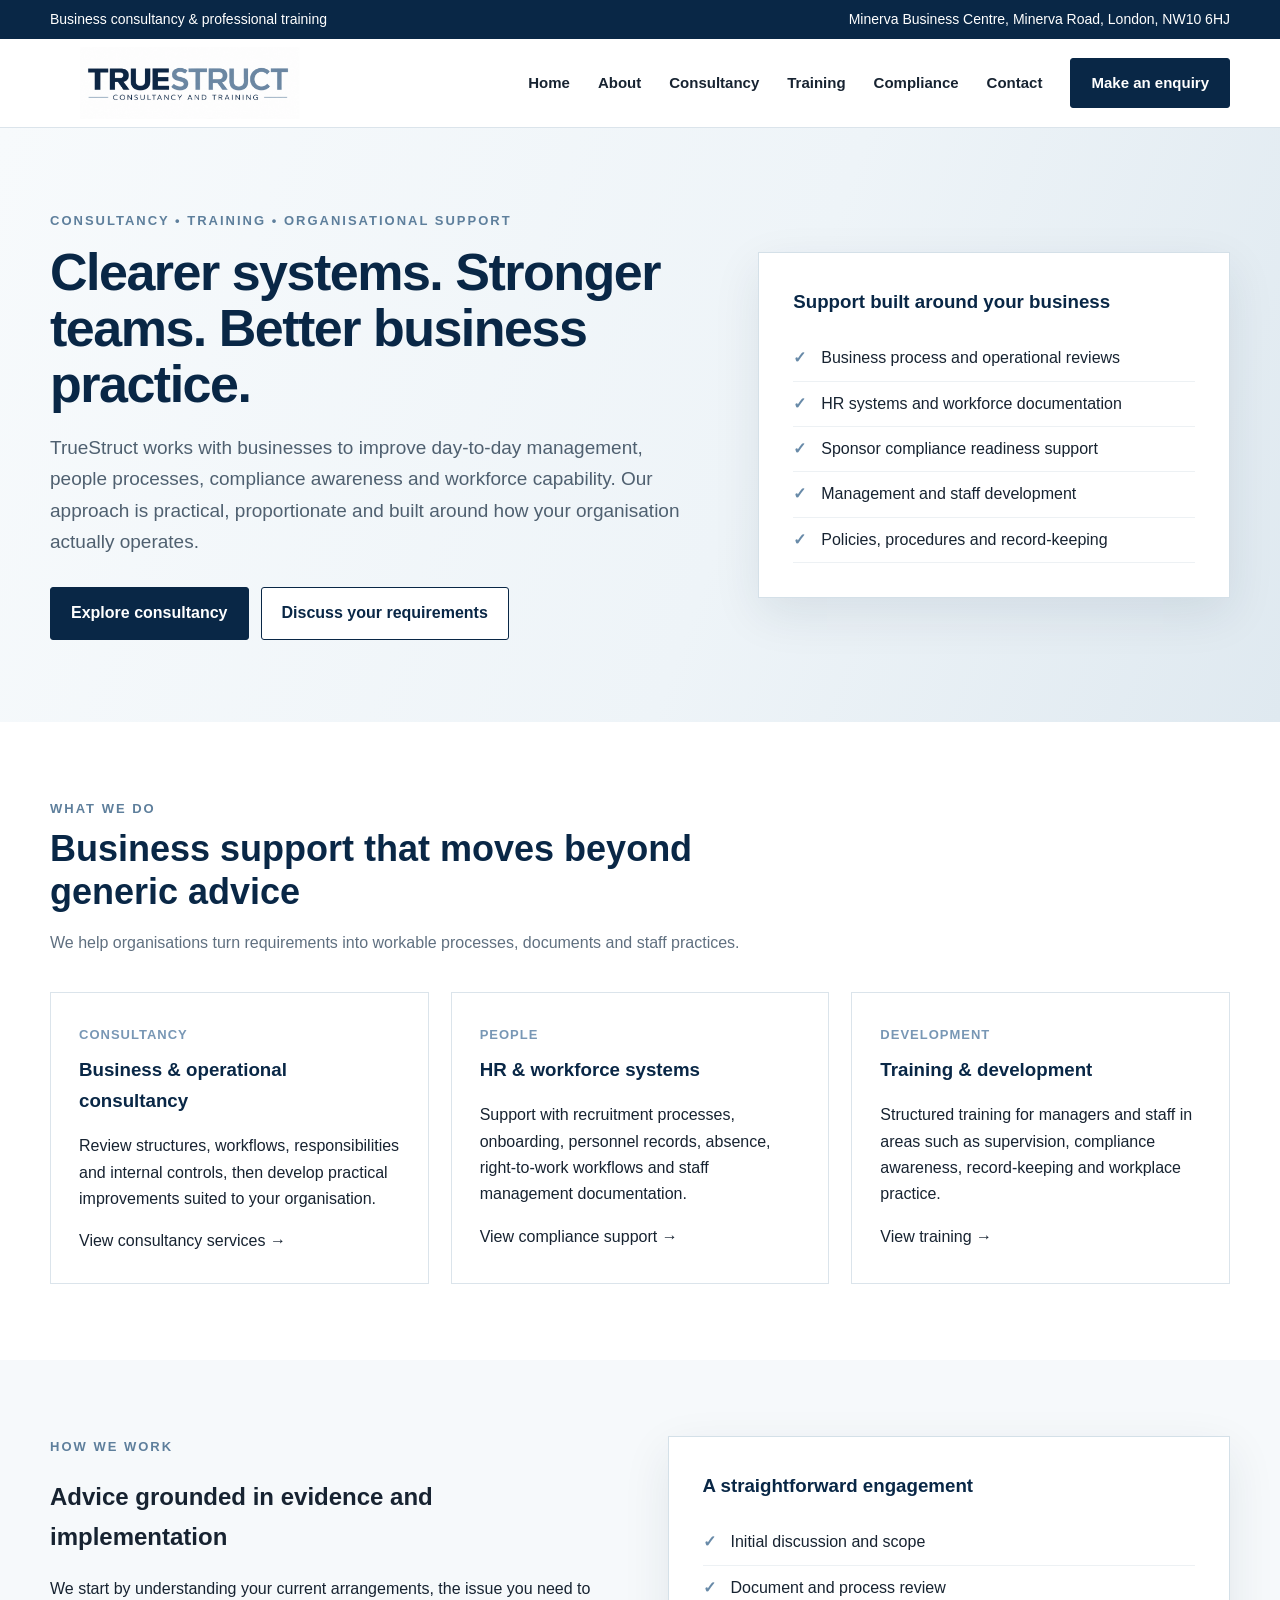
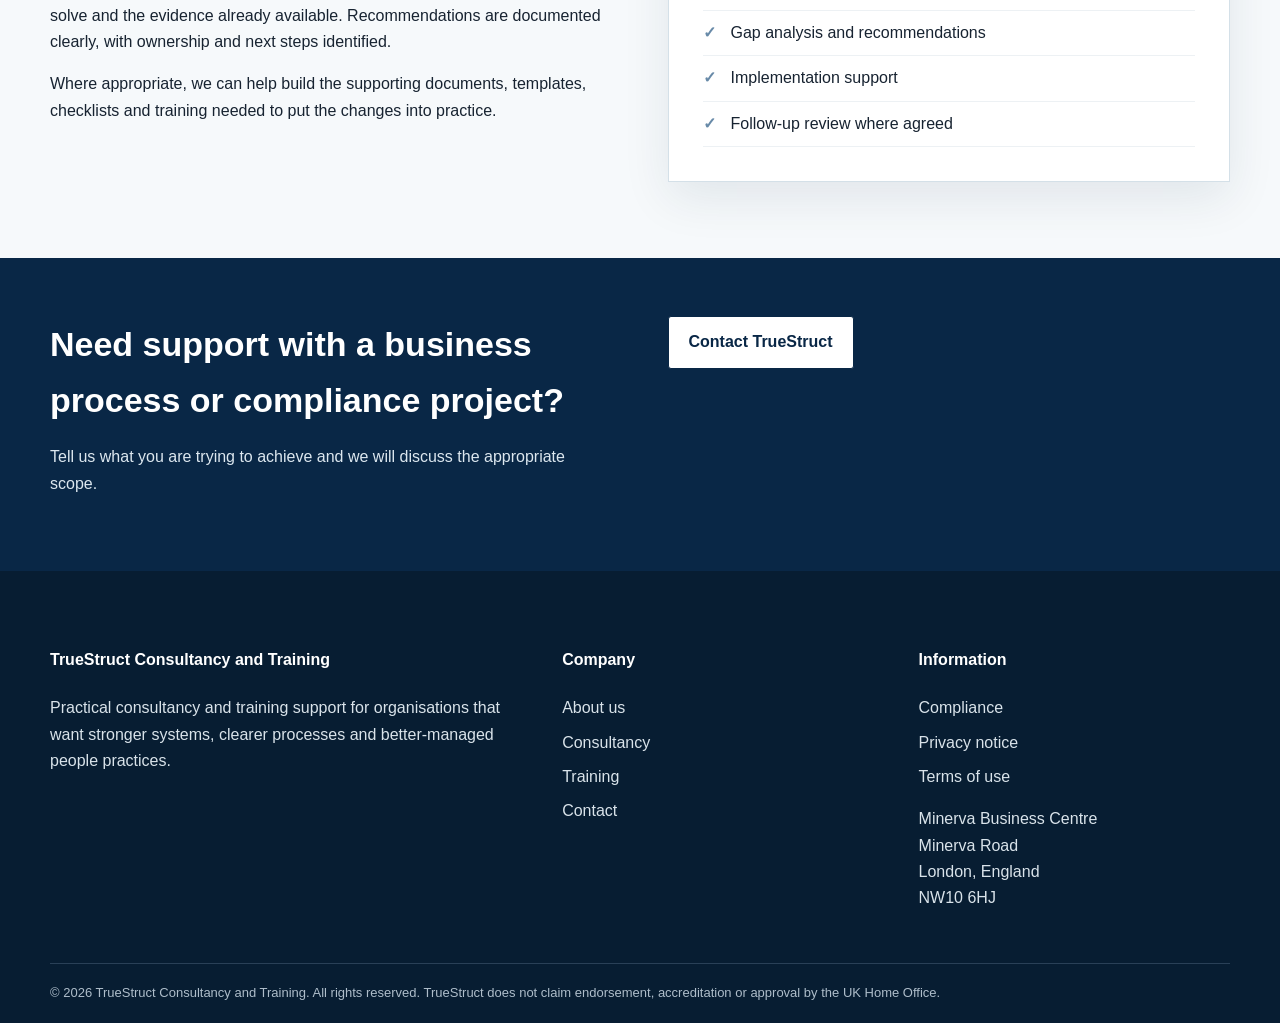
<file: index.html>
<!doctype html><html lang="en-GB"><head><meta charset="utf-8"><meta name="viewport" content="width=device-width,initial-scale=1"><title>Business Consultancy & Training | TrueStruct Consultancy and Training</title><meta name="description" content="Business consultancy and professional training services in London."><link rel="icon" href="favicon.svg" type="image/svg+xml"><link rel="stylesheet" href="assets/css/style.css"></head><body><div class="top"><div class="wrap"><span>Business consultancy & professional training</span><span>Minerva Business Centre, Minerva Road, London, NW10 6HJ</span></div></div><header class="header"><div class="wrap nav"><a class="brand" href="/"><img src="images/truestruct-logo.png" alt="TrueStruct Consultancy and Training"></a><button class="menu" aria-label="Open navigation">☰</button><nav class="links"><a href="/">Home</a><a href="about">About</a><a href="services">Consultancy</a><a href="training">Training</a><a href="compliance">Compliance</a><a href="contact">Contact</a><a class="btn" href="contact">Make an enquiry</a></nav></div></header>
<main><section class="hero"><div class="wrap hero-grid"><div><div class="eyebrow">Consultancy • Training • Organisational Support</div><h1>Clearer systems. Stronger teams. Better business practice.</h1><p>TrueStruct works with businesses to improve day-to-day management, people processes, compliance awareness and workforce capability. Our approach is practical, proportionate and built around how your organisation actually operates.</p><div class="actions"><a class="btn" href="services">Explore consultancy</a><a class="btn alt" href="contact">Discuss your requirements</a></div></div><aside class="panel"><h3>Support built around your business</h3><ul class="ticks"><li>Business process and operational reviews</li><li>HR systems and workforce documentation</li><li>Sponsor compliance readiness support</li><li>Management and staff development</li><li>Policies, procedures and record-keeping</li></ul></aside></div></section><section class="section"><div class="wrap"><div class="heading"><div class="eyebrow">What we do</div><h2>Business support that moves beyond generic advice</h2><p>We help organisations turn requirements into workable processes, documents and staff practices.</p></div><div class="grid3"><article class="card"><span class="num">CONSULTANCY</span><h3>Business & operational consultancy</h3><p>Review structures, workflows, responsibilities and internal controls, then develop practical improvements suited to your organisation.</p><a href="services">View consultancy services →</a></article><article class="card"><span class="num">PEOPLE</span><h3>HR & workforce systems</h3><p>Support with recruitment processes, onboarding, personnel records, absence, right-to-work workflows and staff management documentation.</p><a href="compliance">View compliance support →</a></article><article class="card"><span class="num">DEVELOPMENT</span><h3>Training & development</h3><p>Structured training for managers and staff in areas such as supervision, compliance awareness, record-keeping and workplace practice.</p><a href="training">View training →</a></article></div></div></section><section class="section soft"><div class="wrap split"><div><div class="eyebrow">How we work</div><h2>Advice grounded in evidence and implementation</h2><p>We start by understanding your current arrangements, the issue you need to solve and the evidence already available. Recommendations are documented clearly, with ownership and next steps identified.</p><p>Where appropriate, we can help build the supporting documents, templates, checklists and training needed to put the changes into practice.</p></div><div class="panel"><h3>A straightforward engagement</h3><ul class="ticks"><li>Initial discussion and scope</li><li>Document and process review</li><li>Gap analysis and recommendations</li><li>Implementation support</li><li>Follow-up review where agreed</li></ul></div></div></section><section class="band"><div class="wrap split"><div><h2>Need support with a business process or compliance project?</h2><p>Tell us what you are trying to achieve and we will discuss the appropriate scope.</p></div><div><a class="btn alt" href="contact">Contact TrueStruct</a></div></div></section></main><footer class="footer"><div class="wrap"><div class="footgrid"><div><h4>TrueStruct Consultancy and Training</h4><p>Practical consultancy and training support for organisations that want stronger systems, clearer processes and better-managed people practices.</p></div><div><h4>Company</h4><a href="about">About us</a><a href="services">Consultancy</a><a href="training">Training</a><a href="contact">Contact</a></div><div><h4>Information</h4><a href="compliance">Compliance</a><a href="privacy">Privacy notice</a><a href="terms">Terms of use</a><p>Minerva Business Centre<br>Minerva Road<br>London, England<br>NW10 6HJ</p></div></div><div class="legal">© 2026 TrueStruct Consultancy and Training. All rights reserved. TrueStruct does not claim endorsement, accreditation or approval by the UK Home Office.</div></div></footer><script src="assets/js/script.js"></script>
</body></html>
</file>
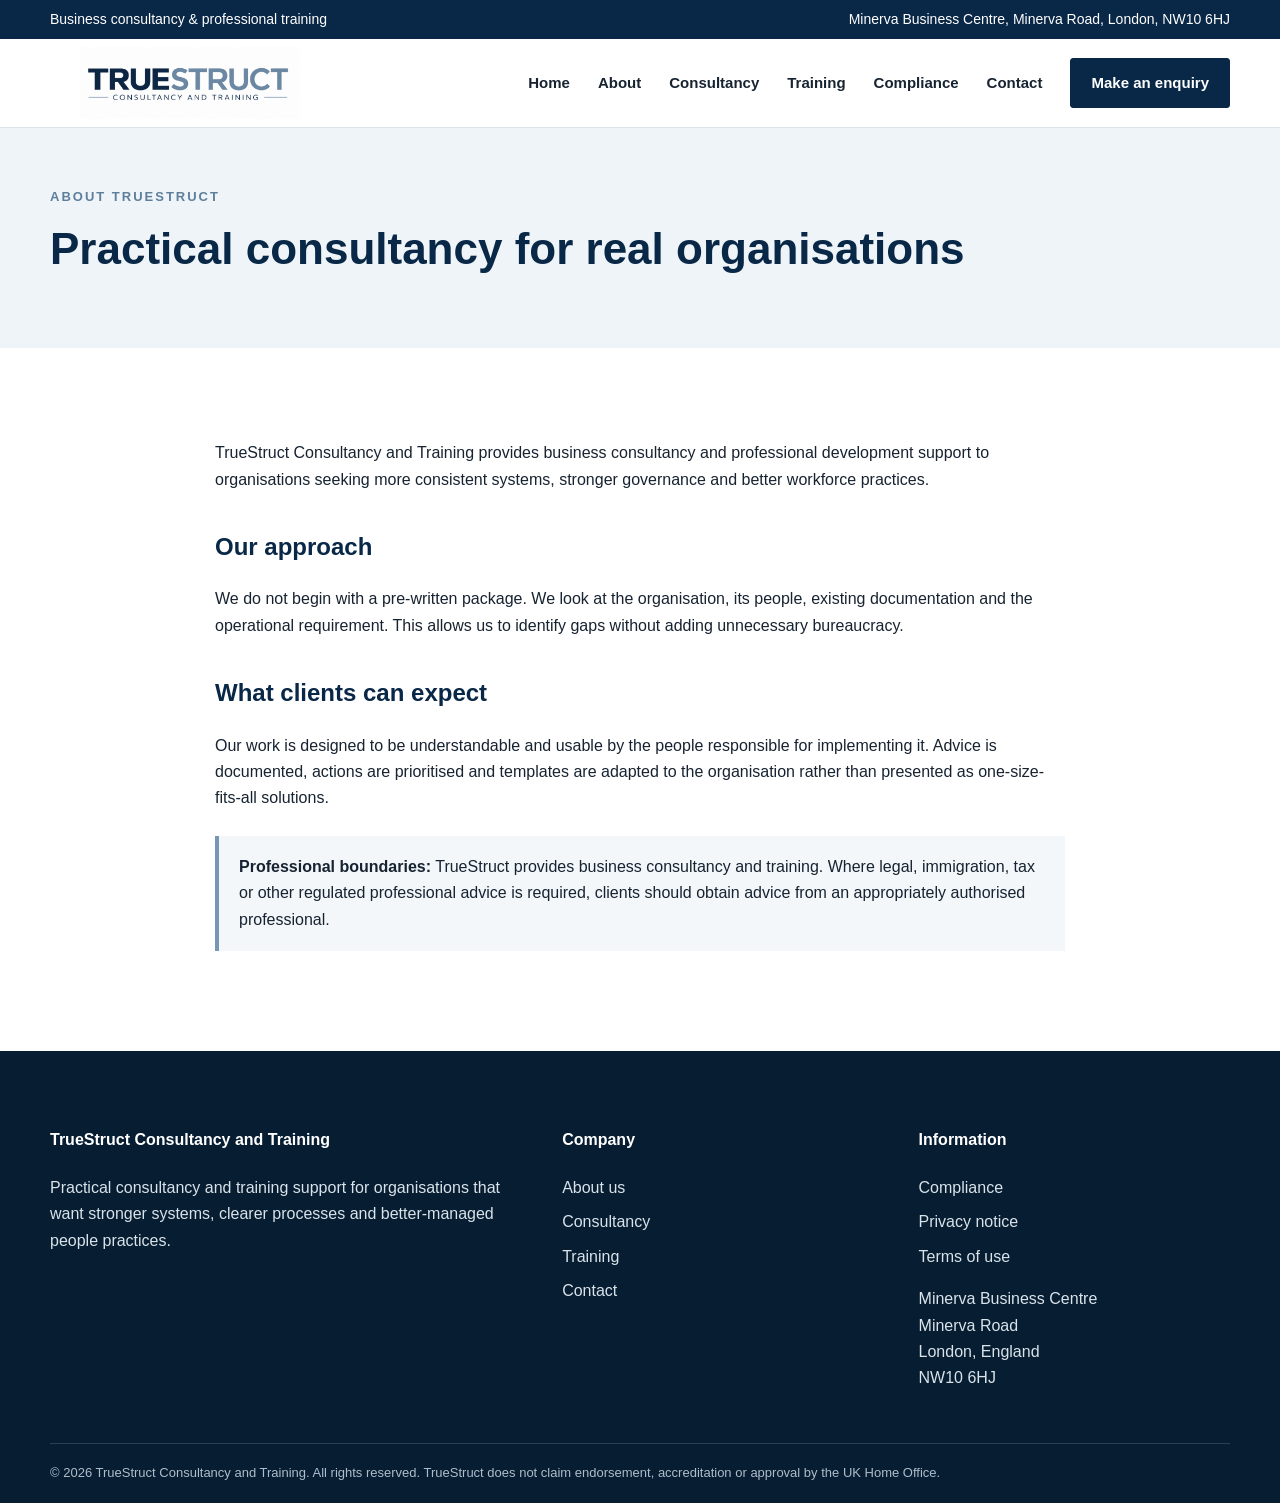
<file: about.html>
<!doctype html><html lang="en-GB"><head><meta charset="utf-8"><meta name="viewport" content="width=device-width,initial-scale=1"><title>About Us | TrueStruct Consultancy and Training</title><meta name="description" content="Business consultancy and professional training services in London."><link rel="icon" href="favicon.svg" type="image/svg+xml"><link rel="stylesheet" href="assets/css/style.css"></head><body><div class="top"><div class="wrap"><span>Business consultancy & professional training</span><span>Minerva Business Centre, Minerva Road, London, NW10 6HJ</span></div></div><header class="header"><div class="wrap nav"><a class="brand" href="/"><img src="images/truestruct-logo.png" alt="TrueStruct Consultancy and Training"></a><button class="menu" aria-label="Open navigation">☰</button><nav class="links"><a href="/">Home</a><a href="about">About</a><a href="services">Consultancy</a><a href="training">Training</a><a href="compliance">Compliance</a><a href="contact">Contact</a><a class="btn" href="contact">Make an enquiry</a></nav></div></header>
<main><section class="pagehero"><div class="wrap"><div class="eyebrow">About TrueStruct</div><h1>Practical consultancy for real organisations</h1></div></section><section class="section"><div class="wrap prose"><p>TrueStruct Consultancy and Training provides business consultancy and professional development support to organisations seeking more consistent systems, stronger governance and better workforce practices.</p><h2>Our approach</h2><p>We do not begin with a pre-written package. We look at the organisation, its people, existing documentation and the operational requirement. This allows us to identify gaps without adding unnecessary bureaucracy.</p><h2>What clients can expect</h2><p>Our work is designed to be understandable and usable by the people responsible for implementing it. Advice is documented, actions are prioritised and templates are adapted to the organisation rather than presented as one-size-fits-all solutions.</p><div class="notice"><strong>Professional boundaries:</strong> TrueStruct provides business consultancy and training. Where legal, immigration, tax or other regulated professional advice is required, clients should obtain advice from an appropriately authorised professional.</div></div></section></main><footer class="footer"><div class="wrap"><div class="footgrid"><div><h4>TrueStruct Consultancy and Training</h4><p>Practical consultancy and training support for organisations that want stronger systems, clearer processes and better-managed people practices.</p></div><div><h4>Company</h4><a href="about">About us</a><a href="services">Consultancy</a><a href="training">Training</a><a href="contact">Contact</a></div><div><h4>Information</h4><a href="compliance">Compliance</a><a href="privacy">Privacy notice</a><a href="terms">Terms of use</a><p>Minerva Business Centre<br>Minerva Road<br>London, England<br>NW10 6HJ</p></div></div><div class="legal">© 2026 TrueStruct Consultancy and Training. All rights reserved. TrueStruct does not claim endorsement, accreditation or approval by the UK Home Office.</div></div></footer><script src="assets/js/script.js"></script>
</body></html>
</file>
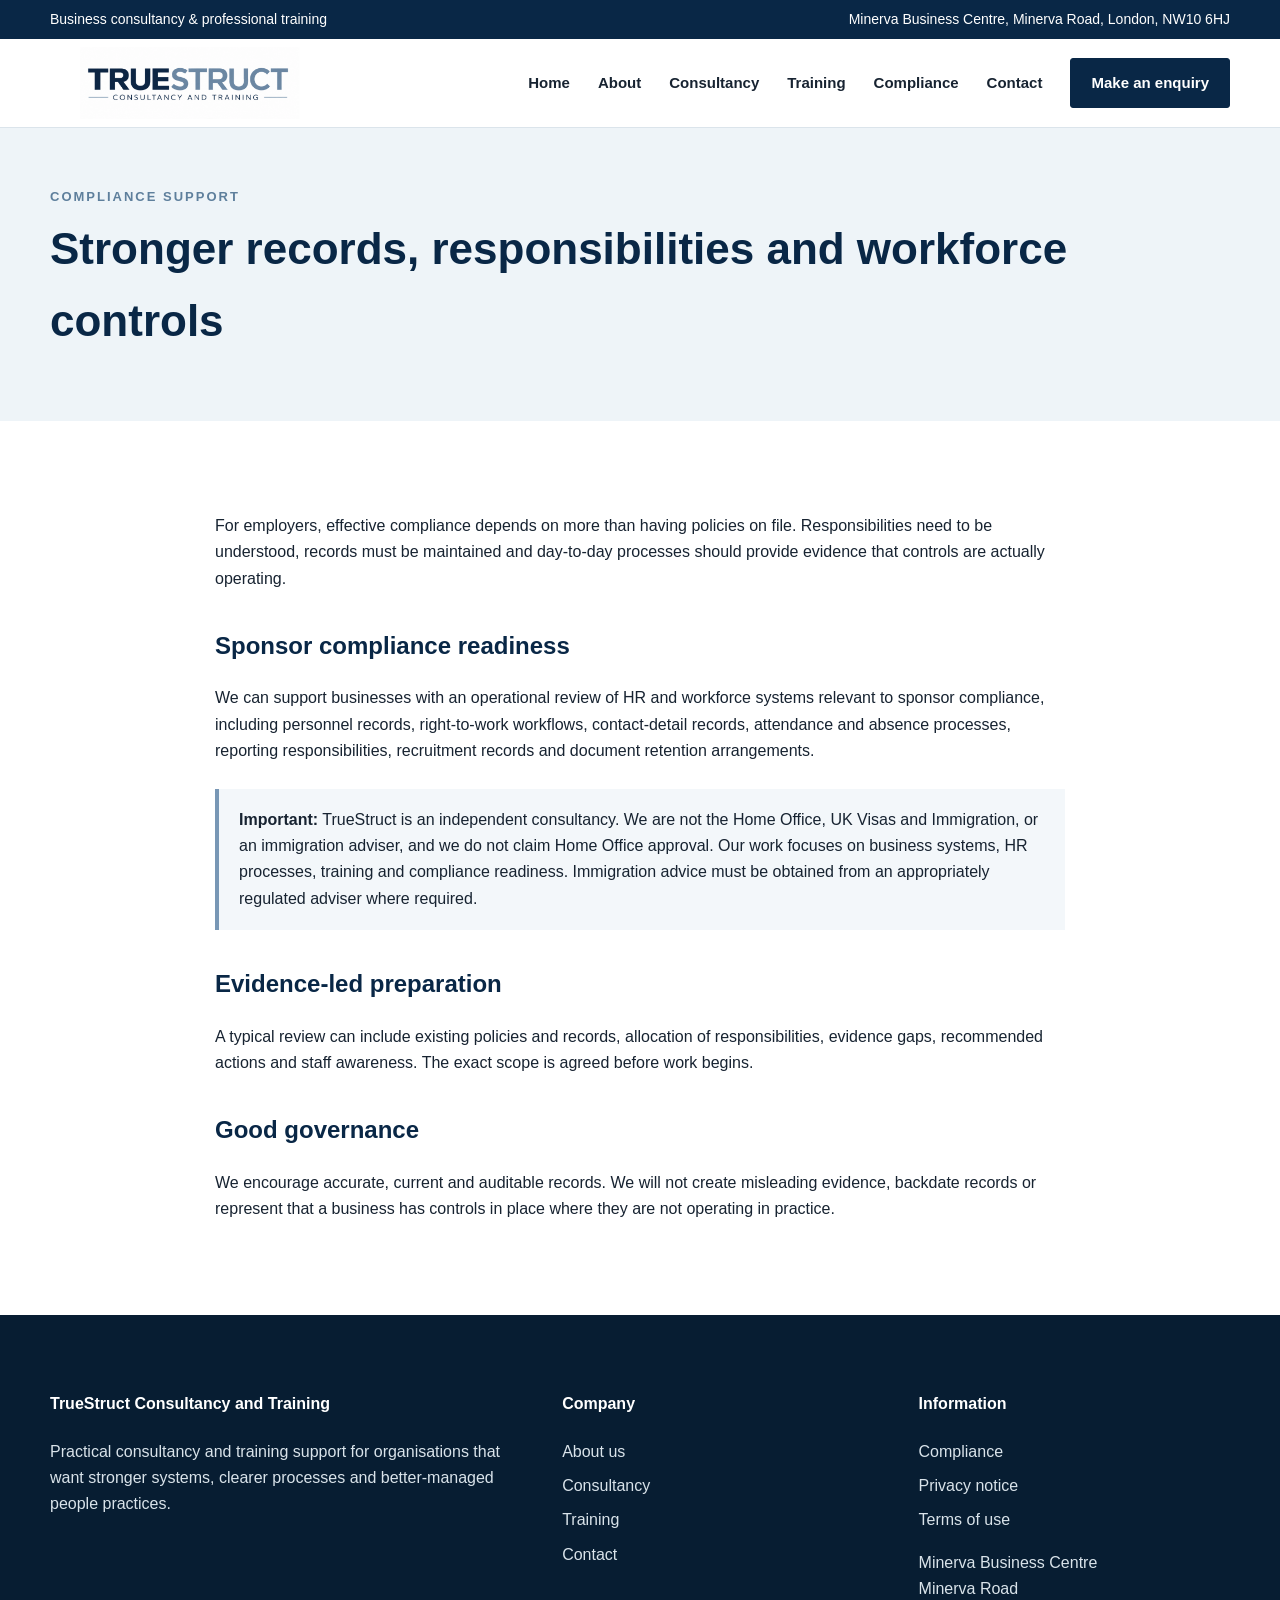
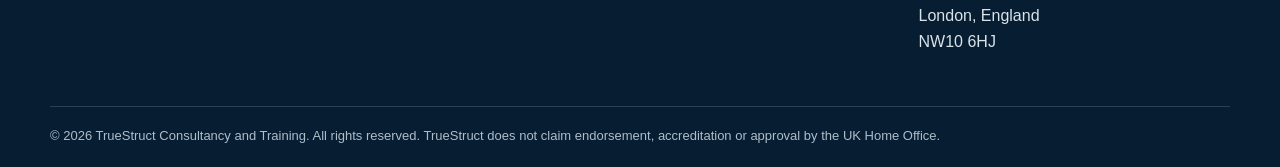
<file: compliance.html>
<!doctype html><html lang="en-GB"><head><meta charset="utf-8"><meta name="viewport" content="width=device-width,initial-scale=1"><title>Compliance Support | TrueStruct Consultancy and Training</title><meta name="description" content="Business consultancy and professional training services in London."><link rel="icon" href="favicon.svg" type="image/svg+xml"><link rel="stylesheet" href="assets/css/style.css"></head><body><div class="top"><div class="wrap"><span>Business consultancy & professional training</span><span>Minerva Business Centre, Minerva Road, London, NW10 6HJ</span></div></div><header class="header"><div class="wrap nav"><a class="brand" href="/"><img src="images/truestruct-logo.png" alt="TrueStruct Consultancy and Training"></a><button class="menu" aria-label="Open navigation">☰</button><nav class="links"><a href="/">Home</a><a href="about">About</a><a href="services">Consultancy</a><a href="training">Training</a><a href="compliance">Compliance</a><a href="contact">Contact</a><a class="btn" href="contact">Make an enquiry</a></nav></div></header>
<main><section class="pagehero"><div class="wrap"><div class="eyebrow">Compliance support</div><h1>Stronger records, responsibilities and workforce controls</h1></div></section><section class="section"><div class="wrap prose"><p>For employers, effective compliance depends on more than having policies on file. Responsibilities need to be understood, records must be maintained and day-to-day processes should provide evidence that controls are actually operating.</p><h2>Sponsor compliance readiness</h2><p>We can support businesses with an operational review of HR and workforce systems relevant to sponsor compliance, including personnel records, right-to-work workflows, contact-detail records, attendance and absence processes, reporting responsibilities, recruitment records and document retention arrangements.</p><div class="notice"><strong>Important:</strong> TrueStruct is an independent consultancy. We are not the Home Office, UK Visas and Immigration, or an immigration adviser, and we do not claim Home Office approval. Our work focuses on business systems, HR processes, training and compliance readiness. Immigration advice must be obtained from an appropriately regulated adviser where required.</div><h2>Evidence-led preparation</h2><p>A typical review can include existing policies and records, allocation of responsibilities, evidence gaps, recommended actions and staff awareness. The exact scope is agreed before work begins.</p><h2>Good governance</h2><p>We encourage accurate, current and auditable records. We will not create misleading evidence, backdate records or represent that a business has controls in place where they are not operating in practice.</p></div></section></main><footer class="footer"><div class="wrap"><div class="footgrid"><div><h4>TrueStruct Consultancy and Training</h4><p>Practical consultancy and training support for organisations that want stronger systems, clearer processes and better-managed people practices.</p></div><div><h4>Company</h4><a href="about">About us</a><a href="services">Consultancy</a><a href="training">Training</a><a href="contact">Contact</a></div><div><h4>Information</h4><a href="compliance">Compliance</a><a href="privacy">Privacy notice</a><a href="terms">Terms of use</a><p>Minerva Business Centre<br>Minerva Road<br>London, England<br>NW10 6HJ</p></div></div><div class="legal">© 2026 TrueStruct Consultancy and Training. All rights reserved. TrueStruct does not claim endorsement, accreditation or approval by the UK Home Office.</div></div></footer><script src="assets/js/script.js"></script>
</body></html>
</file>
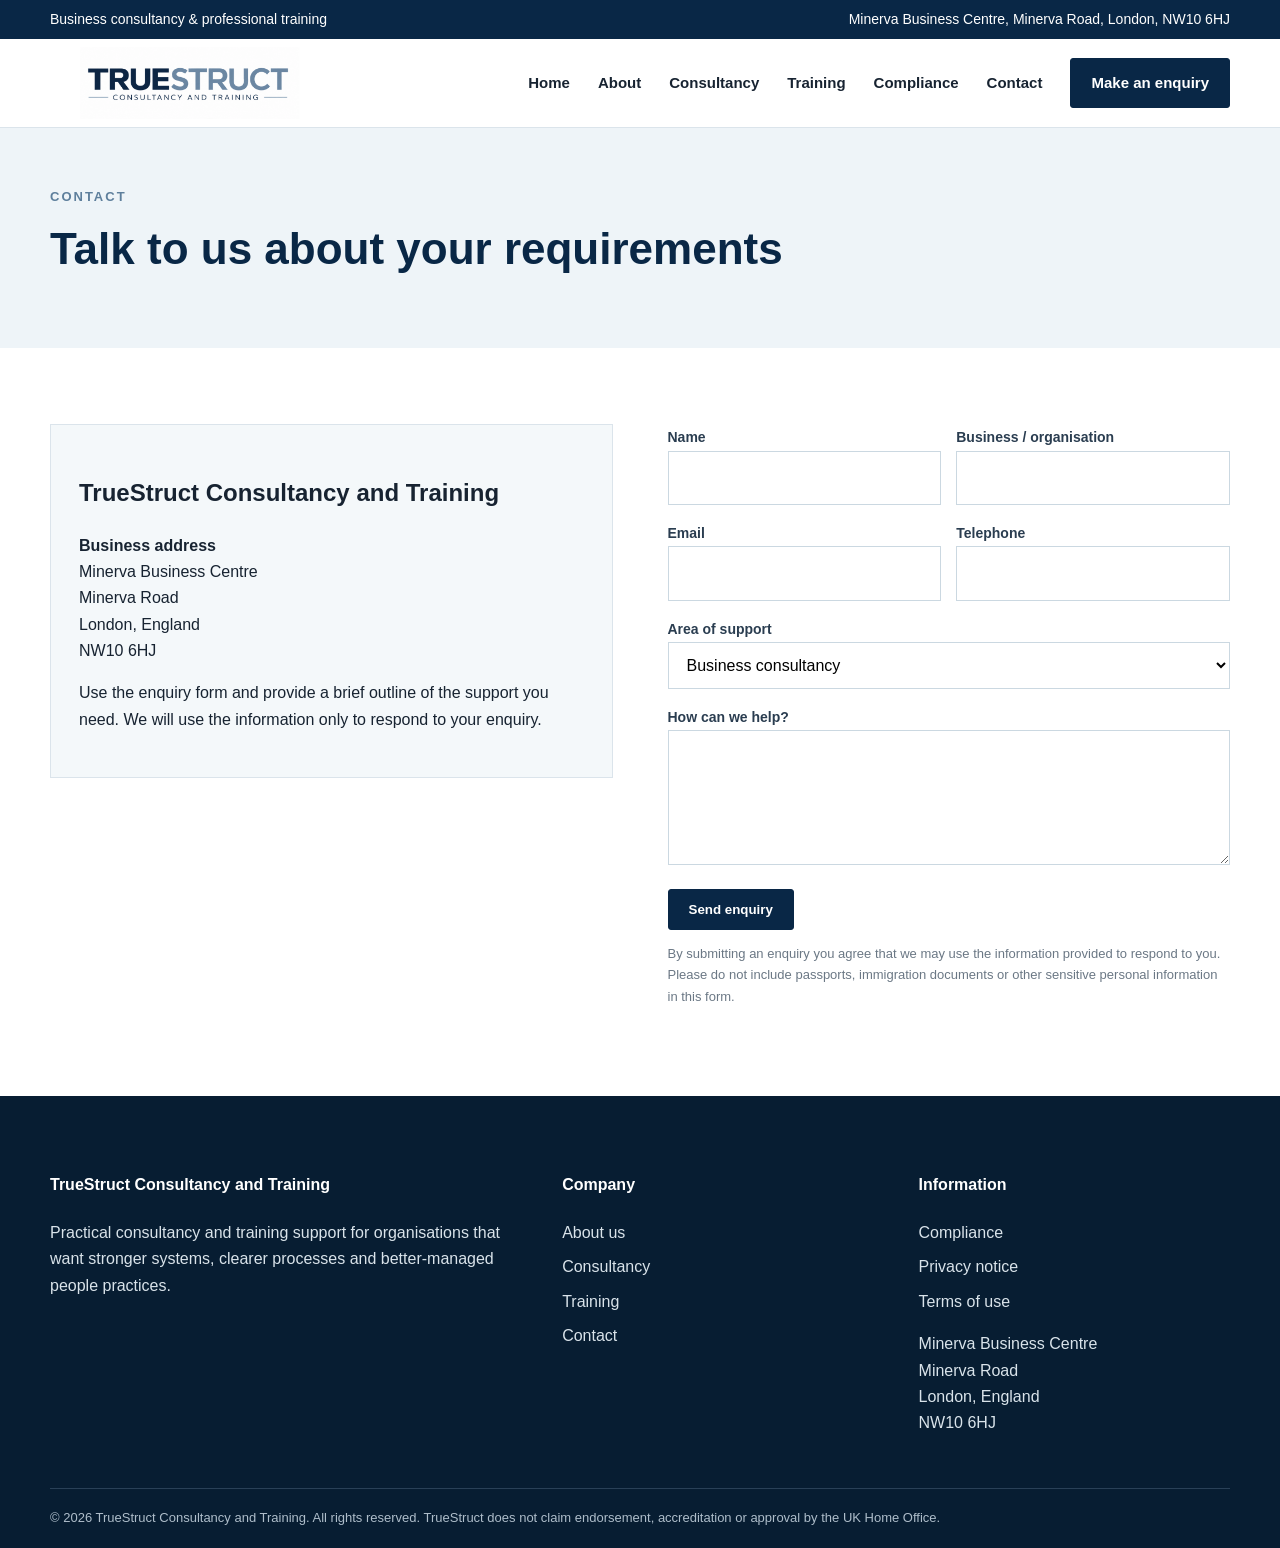
<file: contact.html>
<!doctype html><html lang="en-GB"><head><meta charset="utf-8"><meta name="viewport" content="width=device-width,initial-scale=1"><title>Contact | TrueStruct Consultancy and Training</title><meta name="description" content="Business consultancy and professional training services in London."><link rel="icon" href="favicon.svg" type="image/svg+xml"><link rel="stylesheet" href="assets/css/style.css"></head><body><div class="top"><div class="wrap"><span>Business consultancy & professional training</span><span>Minerva Business Centre, Minerva Road, London, NW10 6HJ</span></div></div><header class="header"><div class="wrap nav"><a class="brand" href="/"><img src="images/truestruct-logo.png" alt="TrueStruct Consultancy and Training"></a><button class="menu" aria-label="Open navigation">☰</button><nav class="links"><a href="/">Home</a><a href="about">About</a><a href="services">Consultancy</a><a href="training">Training</a><a href="compliance">Compliance</a><a href="contact">Contact</a><a class="btn" href="contact">Make an enquiry</a></nav></div></header>
<main><section class="pagehero"><div class="wrap"><div class="eyebrow">Contact</div><h1>Talk to us about your requirements</h1></div></section><section class="section"><div class="wrap split"><div class="contactbox"><h2>TrueStruct Consultancy and Training</h2><p><strong>Business address</strong><br>Minerva Business Centre<br>Minerva Road<br>London, England<br>NW10 6HJ</p><p>Use the enquiry form and provide a brief outline of the support you need. We will use the information only to respond to your enquiry.</p></div><form class="form two email-form" data-email="YOUR_EMAIL@example.com"><div><label>Name</label><input name="Name" required></div><div><label>Business / organisation</label><input name="Organisation"></div><div><label>Email</label><input type="email" name="Email" required></div><div><label>Telephone</label><input name="Telephone"></div><div class="full"><label>Area of support</label><select name="Service"><option>Business consultancy</option><option>HR and workforce systems</option><option>Sponsor compliance readiness</option><option>Training</option><option>Other</option></select></div><div class="full"><label>How can we help?</label><textarea name="Message" required></textarea></div><div class="full"><button class="btn" type="submit">Send enquiry</button><p class="small">By submitting an enquiry you agree that we may use the information provided to respond to you. Please do not include passports, immigration documents or other sensitive personal information in this form.</p></div></form></div></section></main><footer class="footer"><div class="wrap"><div class="footgrid"><div><h4>TrueStruct Consultancy and Training</h4><p>Practical consultancy and training support for organisations that want stronger systems, clearer processes and better-managed people practices.</p></div><div><h4>Company</h4><a href="about">About us</a><a href="services">Consultancy</a><a href="training">Training</a><a href="contact">Contact</a></div><div><h4>Information</h4><a href="compliance">Compliance</a><a href="privacy">Privacy notice</a><a href="terms">Terms of use</a><p>Minerva Business Centre<br>Minerva Road<br>London, England<br>NW10 6HJ</p></div></div><div class="legal">© 2026 TrueStruct Consultancy and Training. All rights reserved. TrueStruct does not claim endorsement, accreditation or approval by the UK Home Office.</div></div></footer><script src="assets/js/script.js"></script>
</body></html>
</file>
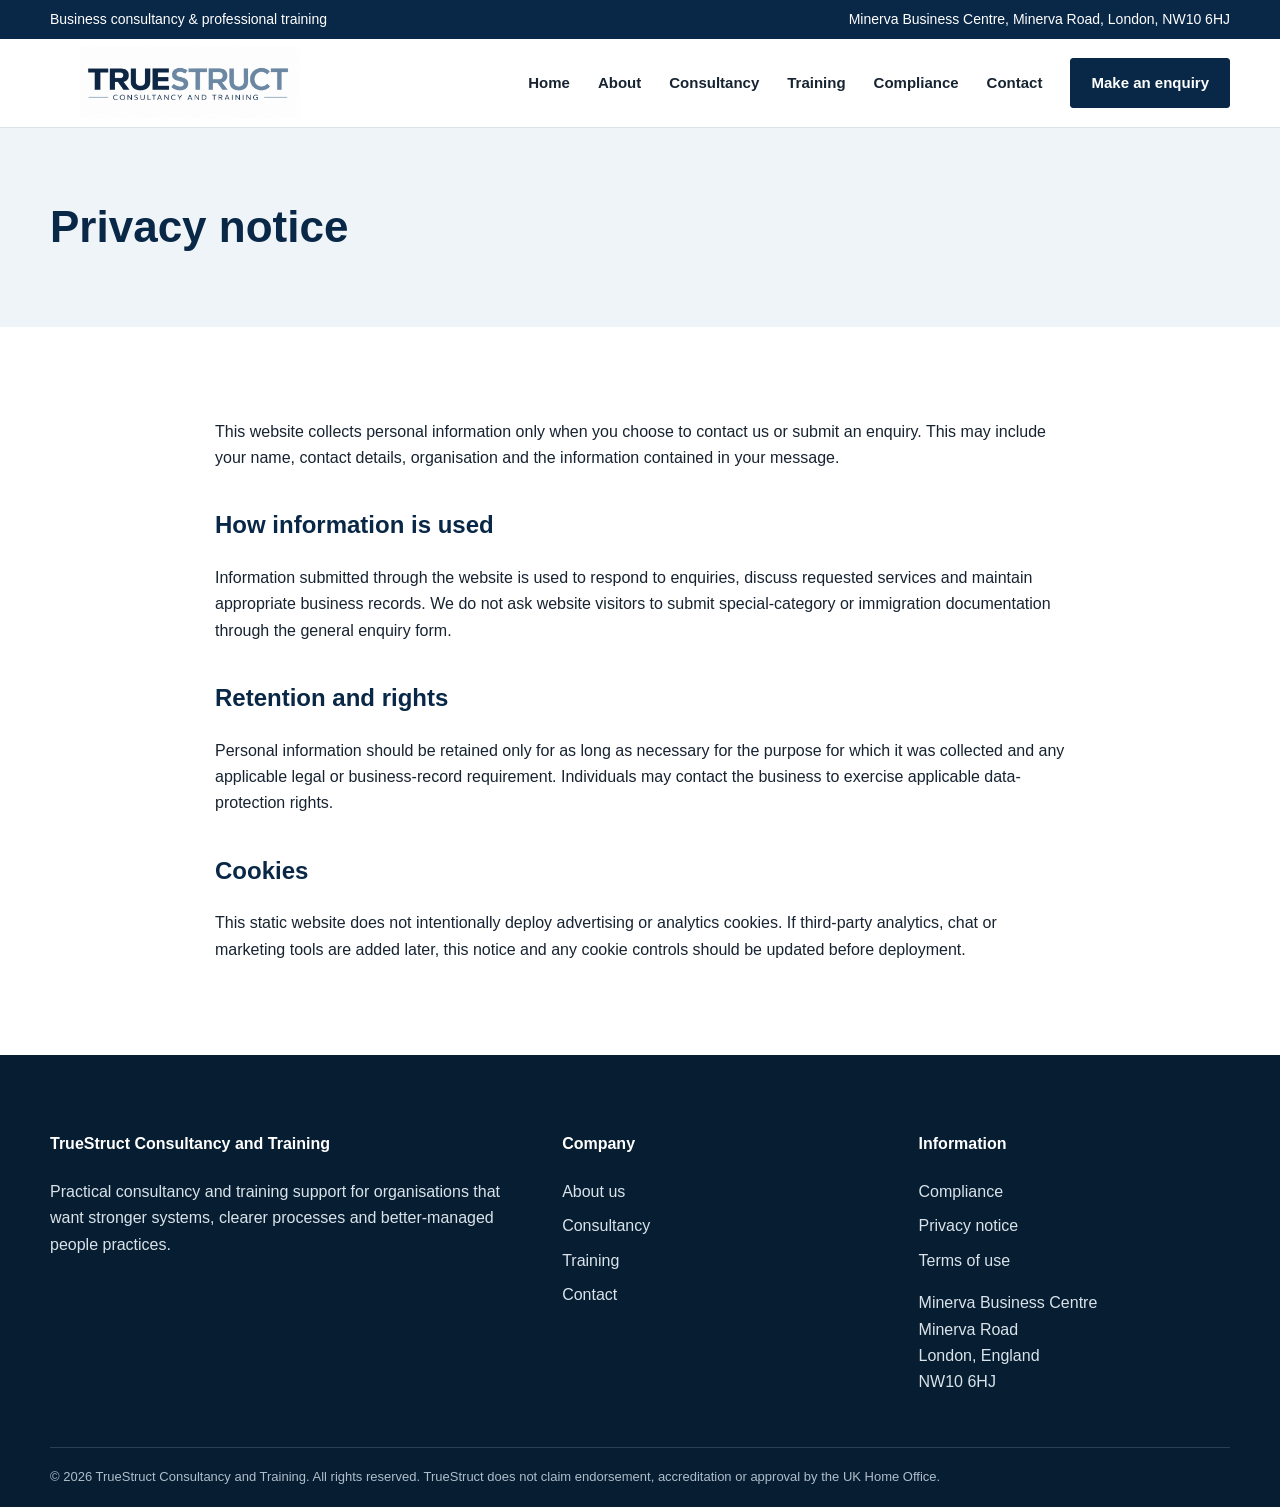
<file: privacy.html>
<!doctype html><html lang="en-GB"><head><meta charset="utf-8"><meta name="viewport" content="width=device-width,initial-scale=1"><title>Privacy Notice | TrueStruct Consultancy and Training</title><meta name="description" content="Business consultancy and professional training services in London."><link rel="icon" href="favicon.svg" type="image/svg+xml"><link rel="stylesheet" href="assets/css/style.css"></head><body><div class="top"><div class="wrap"><span>Business consultancy & professional training</span><span>Minerva Business Centre, Minerva Road, London, NW10 6HJ</span></div></div><header class="header"><div class="wrap nav"><a class="brand" href="/"><img src="images/truestruct-logo.png" alt="TrueStruct Consultancy and Training"></a><button class="menu" aria-label="Open navigation">☰</button><nav class="links"><a href="/">Home</a><a href="about">About</a><a href="services">Consultancy</a><a href="training">Training</a><a href="compliance">Compliance</a><a href="contact">Contact</a><a class="btn" href="contact">Make an enquiry</a></nav></div></header>
<main><section class="pagehero"><div class="wrap"><h1>Privacy notice</h1></div></section><section class="section"><div class="wrap prose"><p>This website collects personal information only when you choose to contact us or submit an enquiry. This may include your name, contact details, organisation and the information contained in your message.</p><h2>How information is used</h2><p>Information submitted through the website is used to respond to enquiries, discuss requested services and maintain appropriate business records. We do not ask website visitors to submit special-category or immigration documentation through the general enquiry form.</p><h2>Retention and rights</h2><p>Personal information should be retained only for as long as necessary for the purpose for which it was collected and any applicable legal or business-record requirement. Individuals may contact the business to exercise applicable data-protection rights.</p><h2>Cookies</h2><p>This static website does not intentionally deploy advertising or analytics cookies. If third-party analytics, chat or marketing tools are added later, this notice and any cookie controls should be updated before deployment.</p></div></section></main><footer class="footer"><div class="wrap"><div class="footgrid"><div><h4>TrueStruct Consultancy and Training</h4><p>Practical consultancy and training support for organisations that want stronger systems, clearer processes and better-managed people practices.</p></div><div><h4>Company</h4><a href="about">About us</a><a href="services">Consultancy</a><a href="training">Training</a><a href="contact">Contact</a></div><div><h4>Information</h4><a href="compliance">Compliance</a><a href="privacy">Privacy notice</a><a href="terms">Terms of use</a><p>Minerva Business Centre<br>Minerva Road<br>London, England<br>NW10 6HJ</p></div></div><div class="legal">© 2026 TrueStruct Consultancy and Training. All rights reserved. TrueStruct does not claim endorsement, accreditation or approval by the UK Home Office.</div></div></footer><script src="assets/js/script.js"></script>
</body></html>
</file>
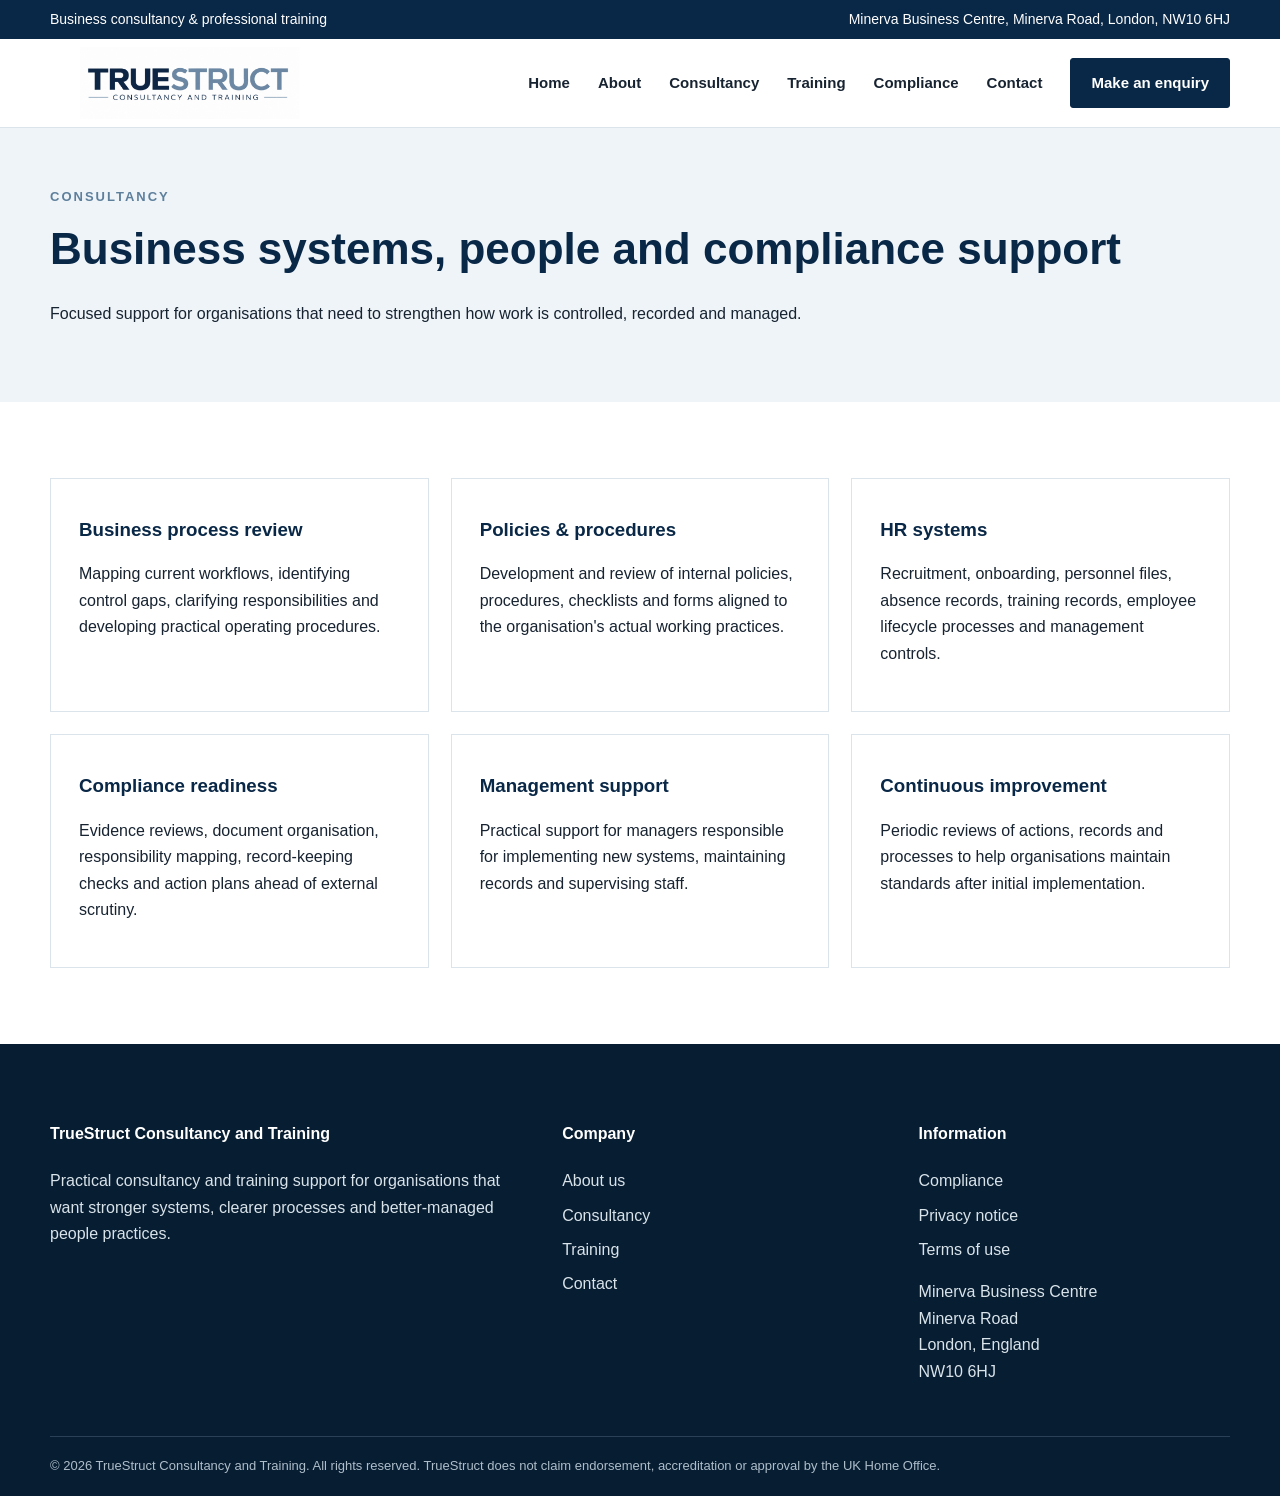
<file: services.html>
<!doctype html><html lang="en-GB"><head><meta charset="utf-8"><meta name="viewport" content="width=device-width,initial-scale=1"><title>Consultancy Services | TrueStruct Consultancy and Training</title><meta name="description" content="Business consultancy and professional training services in London."><link rel="icon" href="favicon.svg" type="image/svg+xml"><link rel="stylesheet" href="assets/css/style.css"></head><body><div class="top"><div class="wrap"><span>Business consultancy & professional training</span><span>Minerva Business Centre, Minerva Road, London, NW10 6HJ</span></div></div><header class="header"><div class="wrap nav"><a class="brand" href="/"><img src="images/truestruct-logo.png" alt="TrueStruct Consultancy and Training"></a><button class="menu" aria-label="Open navigation">☰</button><nav class="links"><a href="/">Home</a><a href="about">About</a><a href="services">Consultancy</a><a href="training">Training</a><a href="compliance">Compliance</a><a href="contact">Contact</a><a class="btn" href="contact">Make an enquiry</a></nav></div></header>
<main><section class="pagehero"><div class="wrap"><div class="eyebrow">Consultancy</div><h1>Business systems, people and compliance support</h1><p>Focused support for organisations that need to strengthen how work is controlled, recorded and managed.</p></div></section><section class="section"><div class="wrap"><div class="grid3"><div class="card"><h3>Business process review</h3><p>Mapping current workflows, identifying control gaps, clarifying responsibilities and developing practical operating procedures.</p></div><div class="card"><h3>Policies & procedures</h3><p>Development and review of internal policies, procedures, checklists and forms aligned to the organisation's actual working practices.</p></div><div class="card"><h3>HR systems</h3><p>Recruitment, onboarding, personnel files, absence records, training records, employee lifecycle processes and management controls.</p></div><div class="card"><h3>Compliance readiness</h3><p>Evidence reviews, document organisation, responsibility mapping, record-keeping checks and action plans ahead of external scrutiny.</p></div><div class="card"><h3>Management support</h3><p>Practical support for managers responsible for implementing new systems, maintaining records and supervising staff.</p></div><div class="card"><h3>Continuous improvement</h3><p>Periodic reviews of actions, records and processes to help organisations maintain standards after initial implementation.</p></div></div></div></section></main><footer class="footer"><div class="wrap"><div class="footgrid"><div><h4>TrueStruct Consultancy and Training</h4><p>Practical consultancy and training support for organisations that want stronger systems, clearer processes and better-managed people practices.</p></div><div><h4>Company</h4><a href="about">About us</a><a href="services">Consultancy</a><a href="training">Training</a><a href="contact">Contact</a></div><div><h4>Information</h4><a href="compliance">Compliance</a><a href="privacy">Privacy notice</a><a href="terms">Terms of use</a><p>Minerva Business Centre<br>Minerva Road<br>London, England<br>NW10 6HJ</p></div></div><div class="legal">© 2026 TrueStruct Consultancy and Training. All rights reserved. TrueStruct does not claim endorsement, accreditation or approval by the UK Home Office.</div></div></footer><script src="assets/js/script.js"></script>
</body></html>
</file>
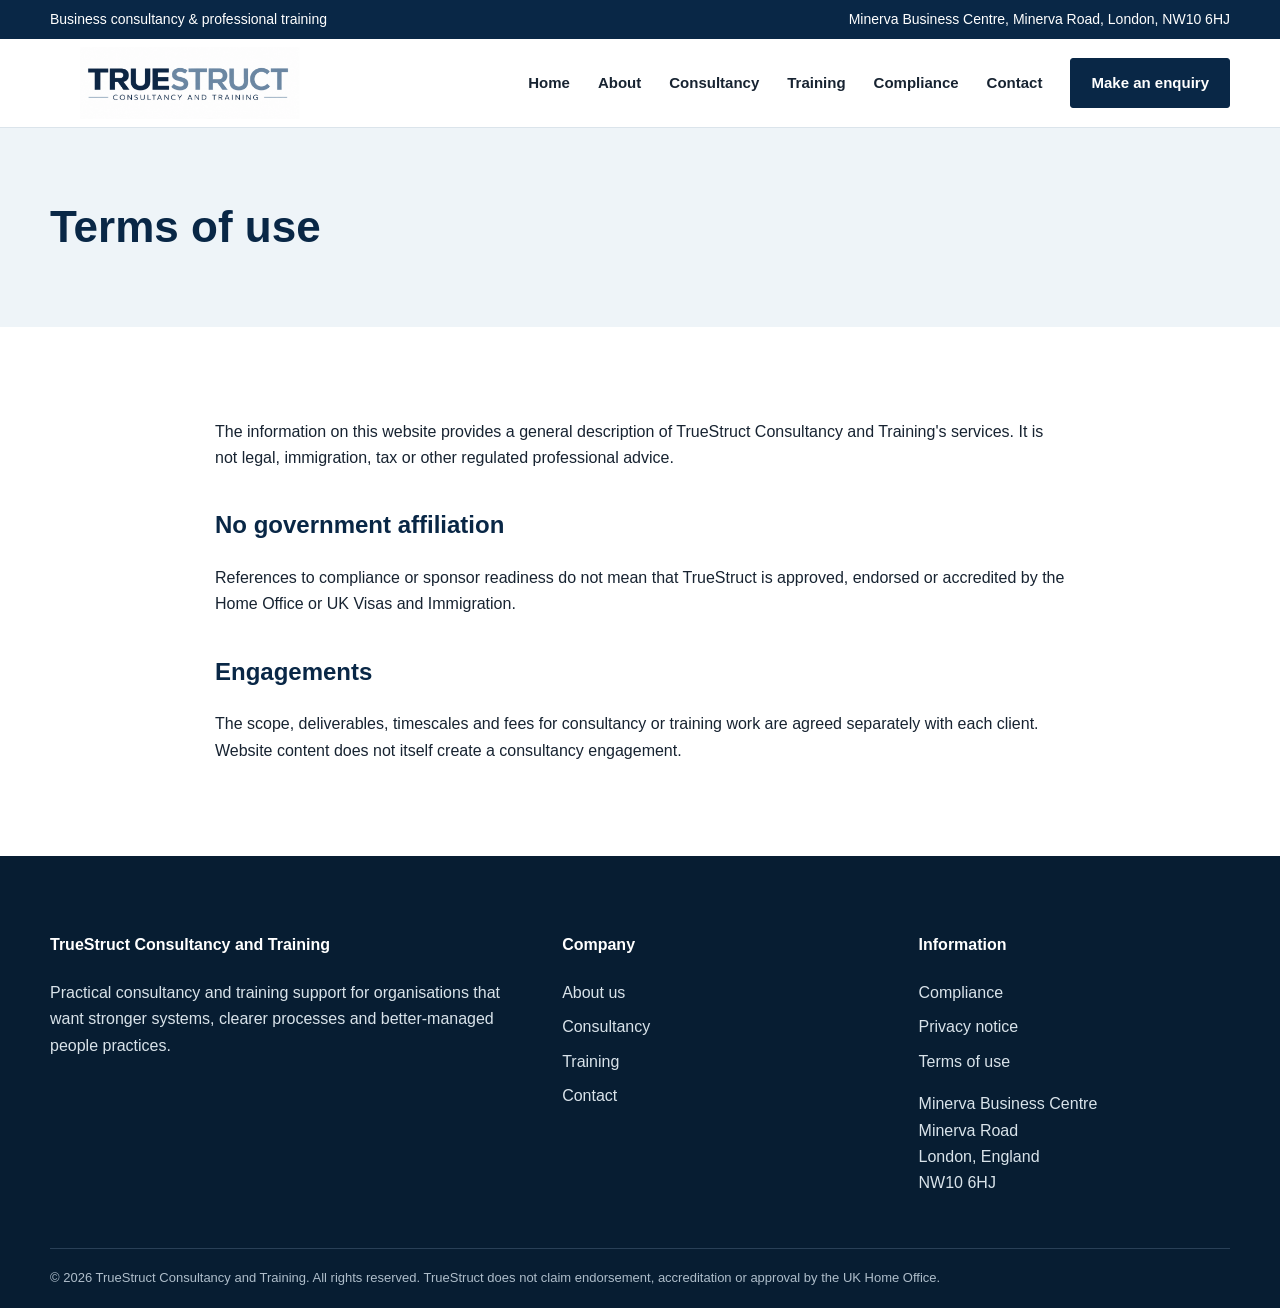
<file: terms.html>
<!doctype html><html lang="en-GB"><head><meta charset="utf-8"><meta name="viewport" content="width=device-width,initial-scale=1"><title>Terms of Use | TrueStruct Consultancy and Training</title><meta name="description" content="Business consultancy and professional training services in London."><link rel="icon" href="favicon.svg" type="image/svg+xml"><link rel="stylesheet" href="assets/css/style.css"></head><body><div class="top"><div class="wrap"><span>Business consultancy & professional training</span><span>Minerva Business Centre, Minerva Road, London, NW10 6HJ</span></div></div><header class="header"><div class="wrap nav"><a class="brand" href="/"><img src="images/truestruct-logo.png" alt="TrueStruct Consultancy and Training"></a><button class="menu" aria-label="Open navigation">☰</button><nav class="links"><a href="/">Home</a><a href="about">About</a><a href="services">Consultancy</a><a href="training">Training</a><a href="compliance">Compliance</a><a href="contact">Contact</a><a class="btn" href="contact">Make an enquiry</a></nav></div></header>
<main><section class="pagehero"><div class="wrap"><h1>Terms of use</h1></div></section><section class="section"><div class="wrap prose"><p>The information on this website provides a general description of TrueStruct Consultancy and Training's services. It is not legal, immigration, tax or other regulated professional advice.</p><h2>No government affiliation</h2><p>References to compliance or sponsor readiness do not mean that TrueStruct is approved, endorsed or accredited by the Home Office or UK Visas and Immigration.</p><h2>Engagements</h2><p>The scope, deliverables, timescales and fees for consultancy or training work are agreed separately with each client. Website content does not itself create a consultancy engagement.</p></div></section></main><footer class="footer"><div class="wrap"><div class="footgrid"><div><h4>TrueStruct Consultancy and Training</h4><p>Practical consultancy and training support for organisations that want stronger systems, clearer processes and better-managed people practices.</p></div><div><h4>Company</h4><a href="about">About us</a><a href="services">Consultancy</a><a href="training">Training</a><a href="contact">Contact</a></div><div><h4>Information</h4><a href="compliance">Compliance</a><a href="privacy">Privacy notice</a><a href="terms">Terms of use</a><p>Minerva Business Centre<br>Minerva Road<br>London, England<br>NW10 6HJ</p></div></div><div class="legal">© 2026 TrueStruct Consultancy and Training. All rights reserved. TrueStruct does not claim endorsement, accreditation or approval by the UK Home Office.</div></div></footer><script src="assets/js/script.js"></script>
</body></html>
</file>
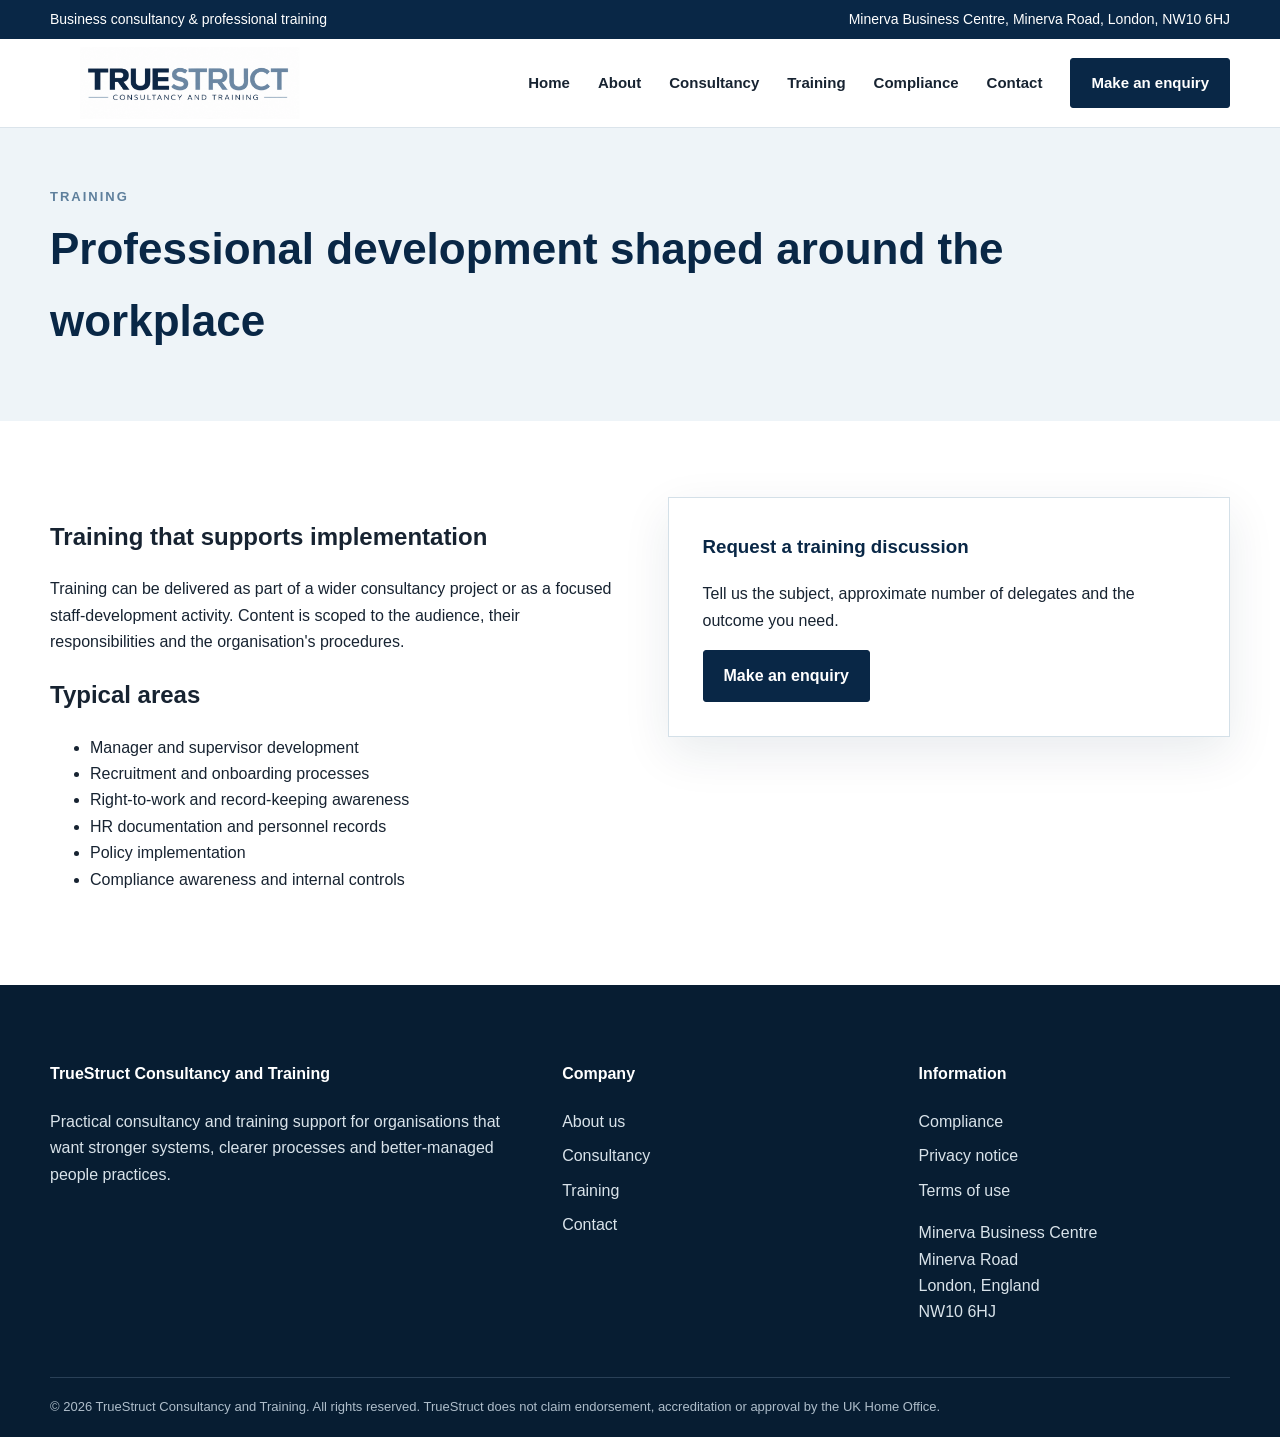
<file: training.html>
<!doctype html><html lang="en-GB"><head><meta charset="utf-8"><meta name="viewport" content="width=device-width,initial-scale=1"><title>Training | TrueStruct Consultancy and Training</title><meta name="description" content="Business consultancy and professional training services in London."><link rel="icon" href="favicon.svg" type="image/svg+xml"><link rel="stylesheet" href="assets/css/style.css"></head><body><div class="top"><div class="wrap"><span>Business consultancy & professional training</span><span>Minerva Business Centre, Minerva Road, London, NW10 6HJ</span></div></div><header class="header"><div class="wrap nav"><a class="brand" href="/"><img src="images/truestruct-logo.png" alt="TrueStruct Consultancy and Training"></a><button class="menu" aria-label="Open navigation">☰</button><nav class="links"><a href="/">Home</a><a href="about">About</a><a href="services">Consultancy</a><a href="training">Training</a><a href="compliance">Compliance</a><a href="contact">Contact</a><a class="btn" href="contact">Make an enquiry</a></nav></div></header>
<main><section class="pagehero"><div class="wrap"><div class="eyebrow">Training</div><h1>Professional development shaped around the workplace</h1></div></section><section class="section"><div class="wrap split"><div><h2>Training that supports implementation</h2><p>Training can be delivered as part of a wider consultancy project or as a focused staff-development activity. Content is scoped to the audience, their responsibilities and the organisation's procedures.</p><h2>Typical areas</h2><ul><li>Manager and supervisor development</li><li>Recruitment and onboarding processes</li><li>Right-to-work and record-keeping awareness</li><li>HR documentation and personnel records</li><li>Policy implementation</li><li>Compliance awareness and internal controls</li></ul></div><div class="panel"><h3>Request a training discussion</h3><p>Tell us the subject, approximate number of delegates and the outcome you need.</p><a class="btn" href="contact">Make an enquiry</a></div></div></section></main><footer class="footer"><div class="wrap"><div class="footgrid"><div><h4>TrueStruct Consultancy and Training</h4><p>Practical consultancy and training support for organisations that want stronger systems, clearer processes and better-managed people practices.</p></div><div><h4>Company</h4><a href="about">About us</a><a href="services">Consultancy</a><a href="training">Training</a><a href="contact">Contact</a></div><div><h4>Information</h4><a href="compliance">Compliance</a><a href="privacy">Privacy notice</a><a href="terms">Terms of use</a><p>Minerva Business Centre<br>Minerva Road<br>London, England<br>NW10 6HJ</p></div></div><div class="legal">© 2026 TrueStruct Consultancy and Training. All rights reserved. TrueStruct does not claim endorsement, accreditation or approval by the UK Home Office.</div></div></footer><script src="assets/js/script.js"></script>
</body></html>
</file>
<file: assets/css/style.css>
:root{--navy:#092746;--blue:#7897b5;--pale:#edf3f7;--ink:#172331;--muted:#607080;--white:#fff;--line:#dbe4eb;--max:1180px}*{box-sizing:border-box}html{scroll-behavior:smooth}body{margin:0;font-family:Arial,Helvetica,sans-serif;color:var(--ink);background:#fff;line-height:1.65}a{color:inherit;text-decoration:none}img{max-width:100%;display:block}.wrap{width:min(var(--max),calc(100% - 40px));margin:auto}.top{background:var(--navy);color:#fff;font-size:14px}.top .wrap{display:flex;justify-content:space-between;gap:20px;padding:8px 0}.header{background:#fff;border-bottom:1px solid var(--line);position:sticky;top:0;z-index:10}.nav{display:flex;align-items:center;justify-content:space-between;min-height:88px}.brand img{width:315px;max-height:72px;object-fit:contain}.links{display:flex;align-items:center;gap:28px;font-size:15px;font-weight:600}.links a:hover{color:#6d8ca8}.btn{display:inline-block;background:var(--navy);color:#fff;padding:12px 20px;border-radius:3px;font-weight:700;border:1px solid var(--navy)}.btn.alt{background:#fff;color:var(--navy)}.menu{display:none;background:none;border:0;font-size:26px}.hero{background:linear-gradient(110deg,#f7fafc 0,#eef4f8 58%,#dfe9f0 100%);padding:82px 0}.hero-grid{display:grid;grid-template-columns:1.15fr .85fr;gap:70px;align-items:center}.eyebrow{text-transform:uppercase;letter-spacing:2px;font-size:13px;color:#5e7f9c;font-weight:700}.hero h1{font-size:52px;line-height:1.08;margin:12px 0 20px;color:var(--navy);letter-spacing:-1.5px}.hero p{font-size:19px;color:#4f6070;max-width:700px}.actions{display:flex;gap:12px;margin-top:30px}.panel{background:#fff;padding:34px;border:1px solid #d4e0e8;box-shadow:0 16px 45px rgba(9,39,70,.09)}.panel h3{margin-top:0;color:var(--navy)}.ticks{list-style:none;padding:0;margin:0}.ticks li{padding:9px 0 9px 28px;position:relative;border-bottom:1px solid #edf1f4}.ticks li:before{content:'✓';position:absolute;left:0;color:#688aa8;font-weight:bold}.section{padding:76px 0}.section.soft{background:#f6f9fb}.heading{max-width:760px;margin-bottom:36px}.heading h2{font-size:36px;line-height:1.2;color:var(--navy);margin:8px 0 12px}.heading p{color:var(--muted)}.grid3{display:grid;grid-template-columns:repeat(3,1fr);gap:22px}.card{border:1px solid var(--line);padding:28px;background:#fff;min-height:220px}.card h3{color:var(--navy);margin:8px 0 10px}.num{font-size:13px;font-weight:700;color:#7897b5;letter-spacing:1px}.split{display:grid;grid-template-columns:1fr 1fr;gap:55px;align-items:start}.band{background:var(--navy);color:#fff;padding:58px 0}.band h2{font-size:34px;margin:0 0 10px}.band p{color:#dce7ef}.form{display:grid;gap:15px}.form.two{grid-template-columns:1fr 1fr}.form label{font-size:14px;font-weight:700;color:#2a3d50}.form input,.form textarea,.form select{width:100%;padding:13px 14px;border:1px solid #cbd8e1;font:inherit;background:#fff}.form textarea{min-height:135px;resize:vertical}.full{grid-column:1/-1}.small{font-size:13px;color:#6b7885}.footer{background:#071d32;color:#d9e3ea;padding:55px 0 20px}.footgrid{display:grid;grid-template-columns:1.5fr 1fr 1fr;gap:45px}.footer h4{color:#fff}.footer a{display:block;margin:8px 0;color:#d9e3ea}.legal{border-top:1px solid #294057;margin-top:35px;padding-top:18px;font-size:13px;color:#aebdca}.pagehero{background:#eef4f8;padding:58px 0}.pagehero h1{color:var(--navy);font-size:44px;margin:5px 0}.prose{max-width:850px}.prose h2{color:var(--navy);margin-top:34px}.notice{border-left:4px solid #7897b5;background:#f3f7fa;padding:18px 20px;margin:24px 0}.contactbox{background:#f4f8fa;padding:28px;border:1px solid var(--line)}@media(max-width:900px){.links{display:none;position:absolute;left:0;right:0;top:88px;background:#fff;padding:20px 30px;border-bottom:1px solid var(--line);flex-direction:column;align-items:flex-start}.links.open{display:flex}.menu{display:block}.hero-grid,.split,.grid3,.footgrid{grid-template-columns:1fr}.hero h1{font-size:40px}.hero{padding:55px 0}.top .wrap{display:block}.form.two{grid-template-columns:1fr}.full{grid-column:auto}}@media(max-width:520px){.wrap{width:min(100% - 26px,var(--max))}.brand img{width:235px}.hero h1,.pagehero h1{font-size:34px}.section{padding:55px 0}.actions{flex-direction:column}.btn{text-align:center}}
</file>
